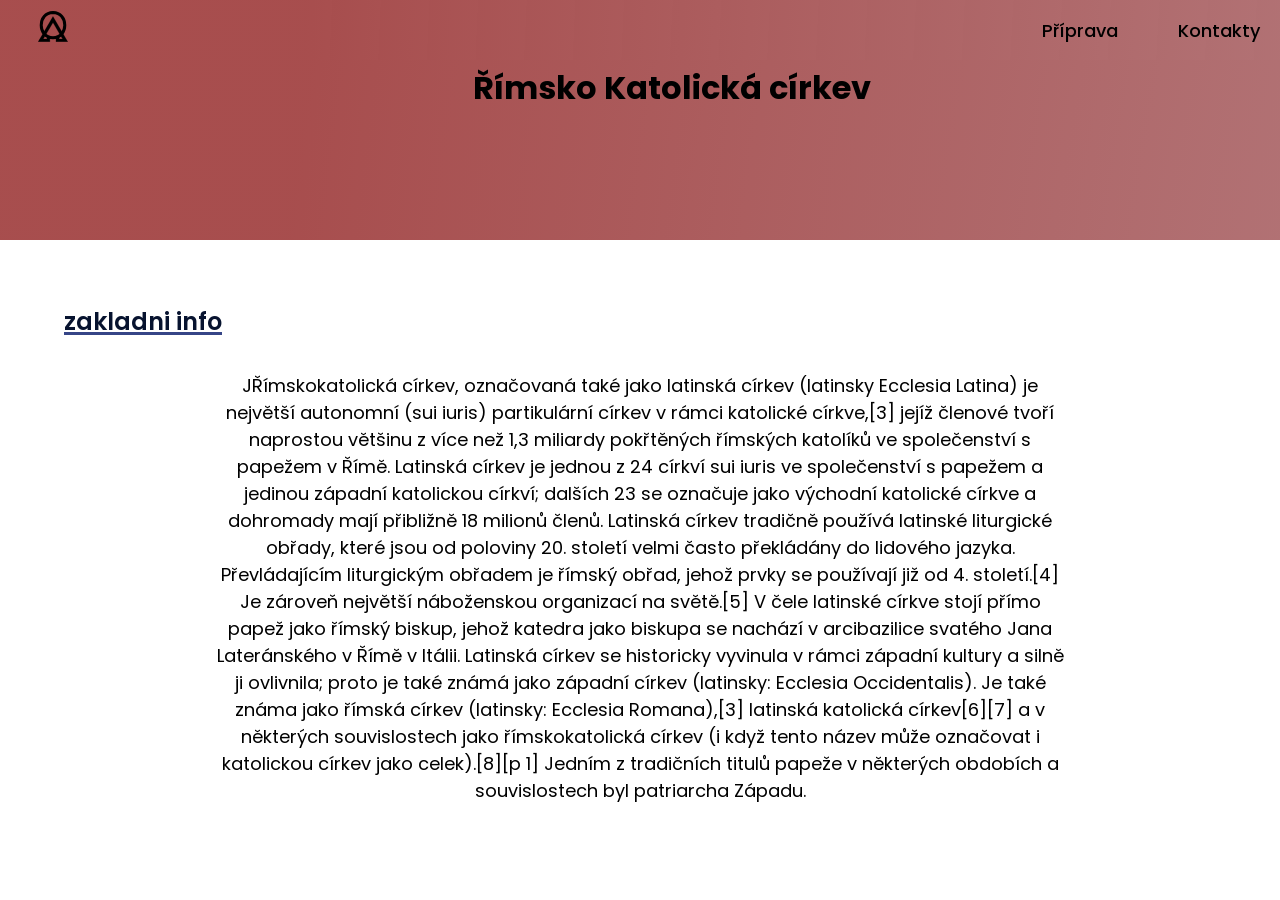
<file: web/webik/katolici.html>
<!DOCTYPE html>
<html lang="cs">

    <head>
        <title>křest</title>
        <meta charset="UTF-8"> 
        <meta name="viewport" content="width=device-width, initial-scale=1.0"> 
        <link rel="stylesheet" href="styles.css">
        <link rel="js" href="krest.js">
        <link rel="icon" type="image/x-icon" href="alfaomegab.ico">
        <link rel="preconnect" href="https://fonts.googleapis.com">
        <link rel="preconnect" href="https://fonts.gstatic.com" crossorigin>
        <link href="https://fonts.googleapis.com/css2?family=Barlow+Condensed:ital,wght@0,100;0,200;0,300;0,400;0,500;0,600;0,700;0,800;0,900;1,100;1,200;1,300;1,400;1,500;1,600;1,700;1,800;1,900&family=Jost:ital,wght@0,100;1,100&display=swap" rel="stylesheet">
        <link href="https://fonts.googleapis.com/css2?family=Poppins:ital,wght@0,100;0,200;0,300;0,400;0,500;0,600;0,700;0,800;0,900;1,100;1,200;1,300;1,400;1,500;1,600;1,700;1,800;1,900&display=swap" rel="stylesheet">
    </head>
    <body class="grid-vec">
        <nav class="kat-pozadi">
            <div class="logo ">
                <a  href="index.html" class="rozklikni"><img src="alfaomega.svg" alt="alfaomega"class="logo" id="logo-image"></a>
            </div>
            <ul class="nav">
            
                <li ><a class="kat-text"class="hover-link nav-line" href="priprava.html">Příprava</a></li>
                <li><a class="kat-text"class="hover-link nav-line" href="kontakty.html">Kontakty</a></li>
            </ul>
        </nav>
        <header class="grid-vec kat-pozadi header-hla">
                <h1 class="kat-text">Římsko Katolická církev</h1>
                
        </header>
        <div class =   "textik">
            <h2 class="podtrzeni">zakladni info</h2>
 

            <p class="paddinghore">JŘímskokatolická církev, označovaná také jako latinská církev (latinsky Ecclesia Latina) je největší autonomní (sui iuris) partikulární církev v rámci katolické církve,[3] jejíž členové tvoří naprostou většinu z více než 1,3 miliardy pokřtěných římských katolíků ve společenství s papežem v Římě. Latinská církev je jednou z 24 církví sui iuris ve společenství s papežem a jedinou západní katolickou církví; dalších 23 se označuje jako východní katolické církve a dohromady mají přibližně 18 milionů členů. Latinská církev tradičně používá latinské liturgické obřady, které jsou od poloviny 20. století velmi často překládány do lidového jazyka. Převládajícím liturgickým obřadem je římský obřad, jehož prvky se používají již od 4. století.[4] Je zároveň největší náboženskou organizací na světě.[5]

                V čele latinské církve stojí přímo papež jako římský biskup, jehož katedra jako biskupa se nachází v arcibazilice svatého Jana Lateránského v Římě v Itálii. Latinská církev se historicky vyvinula v rámci západní kultury a silně ji ovlivnila; proto je také známá jako západní církev (latinsky: Ecclesia Occidentalis). Je také známa jako římská církev (latinsky: Ecclesia Romana),[3] latinská katolická církev[6][7] a v některých souvislostech jako římskokatolická církev (i když tento název může označovat i katolickou církev jako celek).[8][p 1] Jedním z tradičních titulů papeže v některých obdobích a souvislostech byl patriarcha Západu.</p>
        </div>
        <script src="animace.js"></script>
    </body>
</html>
</file>
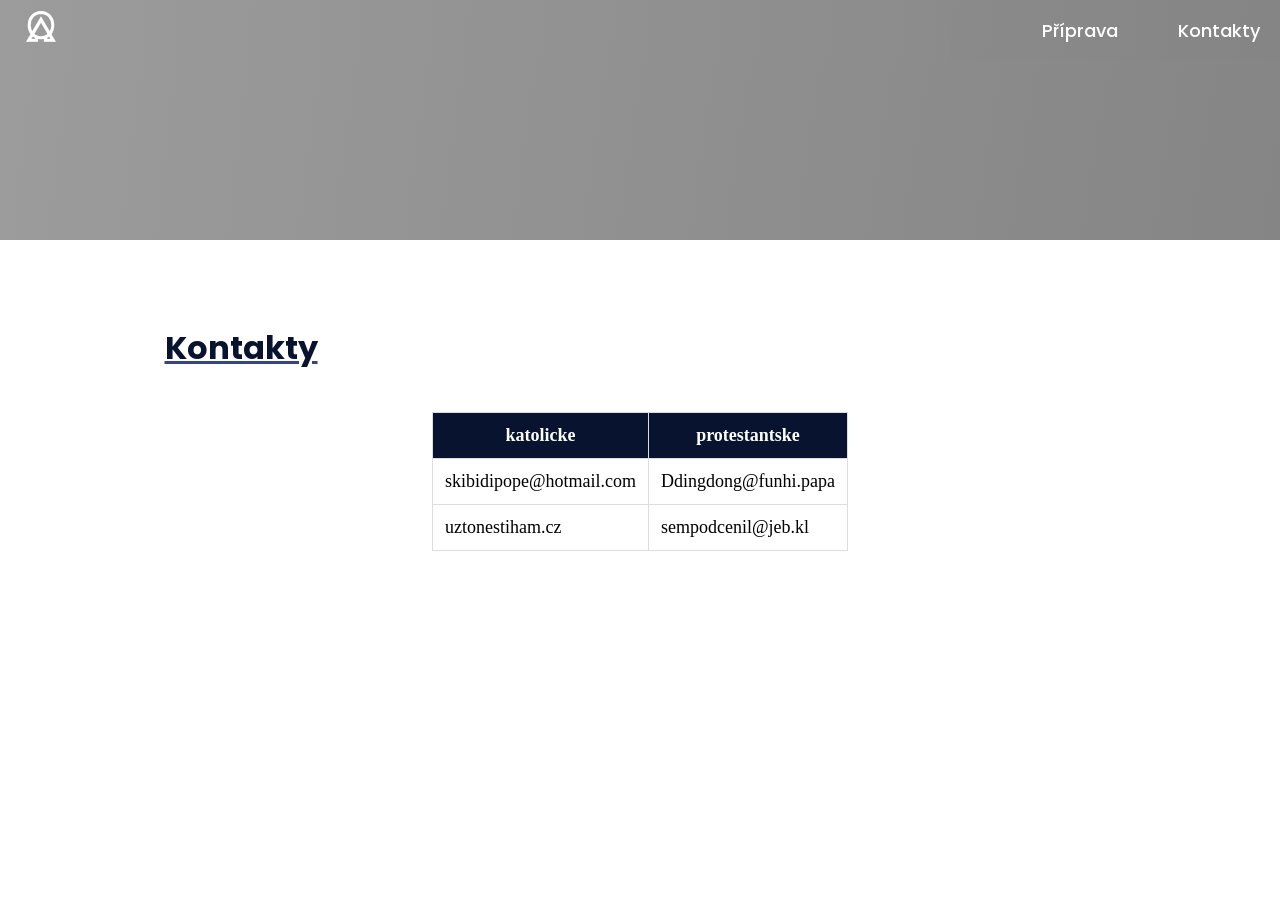
<file: web/webik/kontakty.html>
<!DOCTYPE html>
<html lang="cs">

    <head>
        <title>Kontaky</title>
        <meta charset="UTF-8"> 
        <meta name="viewport" content="width=device-width, initial-scale=1.0"> 
        <link rel="stylesheet" href="styles.css">
        <link rel="js" href="animace.js">
        <link rel="icon" type="image/x-icon" href="alfaomegab.ico">
        <link rel="preconnect" href="https://fonts.googleapis.com">
        <link rel="preconnect" href="https://fonts.gstatic.com" crossorigin>
        <link href="https://fonts.googleapis.com/css2?family=Barlow+Condensed:ital,wght@0,100;0,200;0,300;0,400;0,500;0,600;0,700;0,800;0,900;1,100;1,200;1,300;1,400;1,500;1,600;1,700;1,800;1,900&family=Jost:ital,wght@0,100;1,100&display=swap" rel="stylesheet">
        <link href="https://fonts.googleapis.com/css2?family=Poppins:ital,wght@0,100;0,200;0,300;0,400;0,500;0,600;0,700;0,800;0,900;1,100;1,200;1,300;1,400;1,500;1,600;1,700;1,800;1,900&display=swap" rel="stylesheet">
    </head>
    <body class="grid-vec">
        <nav class="pozadibili">
            <div class="logo ">
                <a  href="index.html" class="rozklikni"><img src="alfaomegab.svg" alt="alfaomega"></a>
            </div>
            <ul class="nav">
            
                <li><a class="hover-link nav-line" href="priprava.html">Příprava</a></li>
                <li><a class="hover-link nav-line" href="kontakty.html">Kontakty</a></li>
            </ul>
        </nav>
        <header class="grid-vec pozadibili header-hla">
                 
        </header>
            
        <div class="widget-container"> 
           <h1 class="podtrzeni mensipadding">Kontakty</h1>
           <h1 class="podtrzeni"></h1>
           <h1 class="podtrzeni"></h1>
        </div>
        <table class="custom-table">
            <tr>
                <th>katolicke</th>
                <th>protestantske</th>
            </tr>
            <tr>
                <td>skibidipope@hotmail.com</td>
                <td>Ddingdong@funhi.papa</td>
            </tr>
            <tr>
                <td>uztonestiham.cz</td>
                <td>sempodcenil@jeb.kl</td>
            </tr>
        </table>
        
    </body>
</html>
</file>
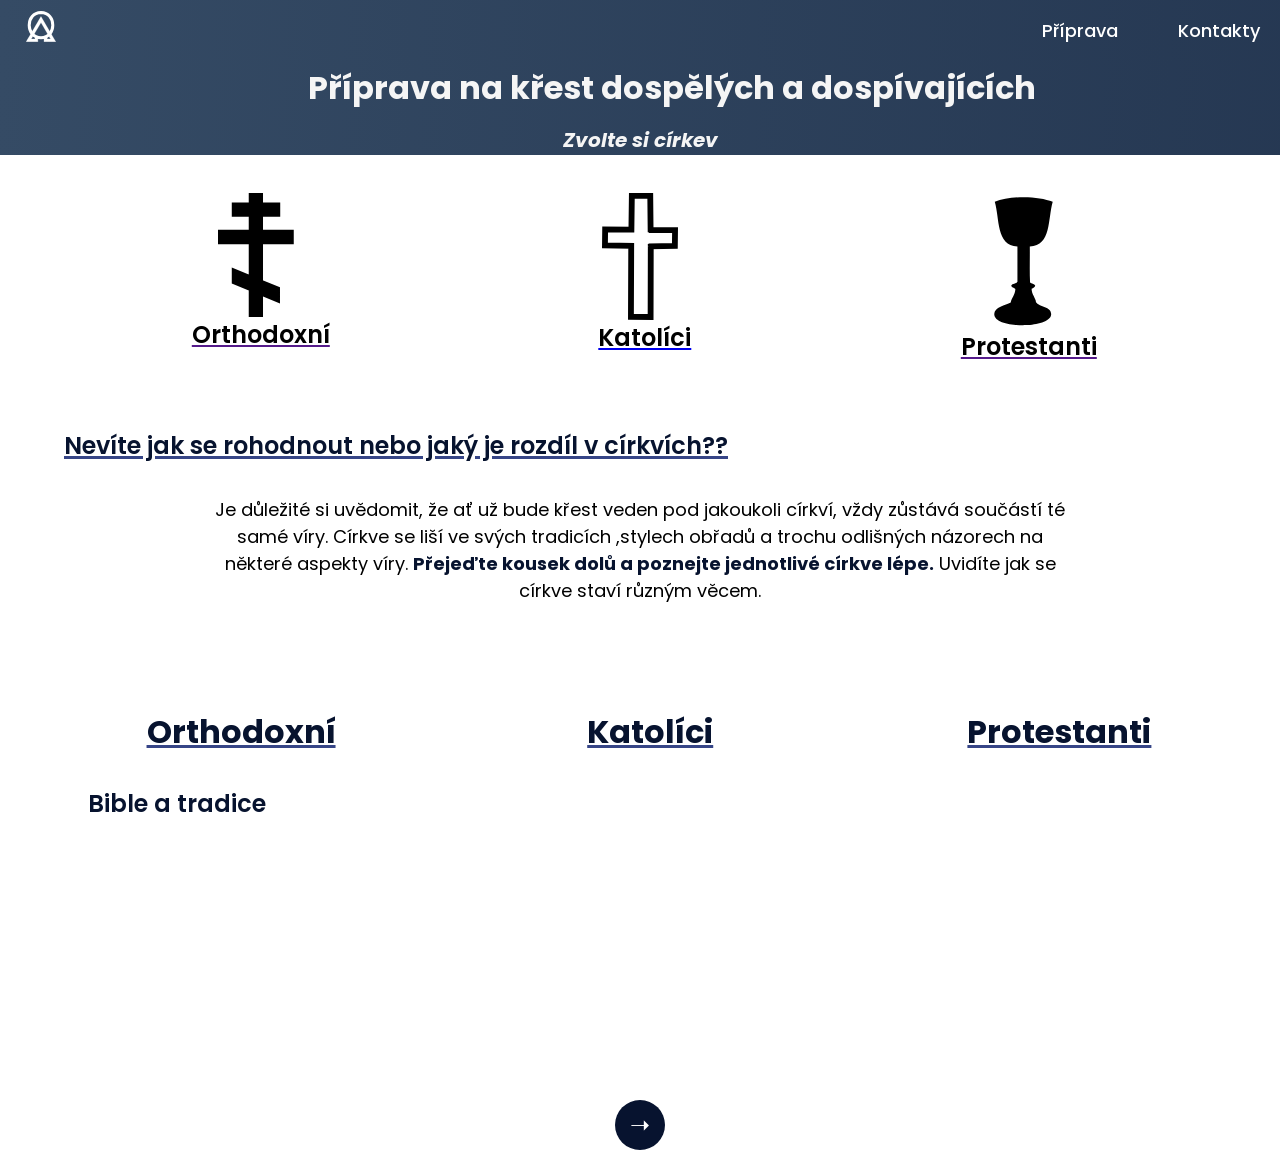
<file: web/webik/priprava.html>
<!DOCTYPE html>
<html lang="cs">

    <head>
        <title>Příprava</title>
        <meta charset="UTF-8"> 
        <meta name="viewport" content="width=device-width, initial-scale=1.0"> 
        <link rel="stylesheet" href="styles.css">
        <link rel="js" href="animace.js">
        <link rel="icon" type="image/x-icon" href="alfaomegab.ico">
        <link rel="preconnect" href="https://fonts.googleapis.com">
        <link rel="preconnect" href="https://fonts.gstatic.com" crossorigin>
        <link href="https://fonts.googleapis.com/css2?family=Barlow+Condensed:ital,wght@0,100;0,200;0,300;0,400;0,500;0,600;0,700;0,800;0,900;1,100;1,200;1,300;1,400;1,500;1,600;1,700;1,800;1,900&family=Jost:ital,wght@0,100;1,100&display=swap" rel="stylesheet">
        <link href="https://fonts.googleapis.com/css2?family=Poppins:ital,wght@0,100;0,200;0,300;0,400;0,500;0,600;0,700;0,800;0,900;1,100;1,200;1,300;1,400;1,500;1,600;1,700;1,800;1,900&display=swap" rel="stylesheet">
    </head>
    <body class="grid-vec">
        <nav class="prip-pozadi">
            <div class="logo ">
                <a  href="index.html" class="rozklikni"><img src="alfaomegab.svg" alt="alfaomega"></a>
            </div>
            <ul class="nav">
            
                <li><a class="hover-link nav-line" href="priprava.html">Příprava</a></li>
                <li><a class="hover-link nav-line" href="kontakty.html">Kontakty</a></li>
            </ul>
        </nav>
        <header class="grid-vec prip-pozadi ">
                <h1>Příprava na křest dospělých a dospívajících </h1>
                <a>Zvolte si církev</a>
                
        </header>
        <div class="grid-v-gridu1 column-content">
            <img class="widgetobraz" src="orthodoxni.svg" alt="Orthodoxní">
            <a href="" target="_blank" rel="noopener noreferrer"></a>
            <a href="" target="_blank" rel="noopener noreferrer"><h2 class="nadpiscirkvy">Orthodoxní</h2></a>
        </div>
        <div class="grid-v-gridu2 column-content">
            <a href="katolici.html" target="_blank" rel="noopener noreferrer"><img class="widgetobraz" src="krizkat.svg" alt="Katolíci"></a>
            <a href="katolici.html" target="_blank" rel="noopener noreferrer"><h2 class="nadpiscirkvy">Katolíci</h2></a>
        </div>
        <div class="grid-v-gridu3 column-content">
            <a href="" target="_blank" rel="noopener noreferrer"><img class="widgetobraz" src="protestanti.svg" alt="Protestanti"></a>
            <a href="" target="_blank" rel="noopener noreferrer"><h2 class="nadpiscirkvy">Protestanti</h2></a>
            
        </div>
        <div class =   "textik">
            <h2 class="podtrzeni">Nevíte jak se rohodnout nebo jaký je rozdíl v církvích??</h2>
 

            <p class="paddinghore">Je důležité si uvědomit, že ať už bude křest veden pod jakoukoli církví, vždy zůstává součástí té samé víry.  
                Církve se liší ve svých tradicích ,stylech obřadů a trochu odlišných názorech na některé aspekty víry.  
                <strong>Přejeďte kousek dolů a poznejte jednotlivé církve lépe.</strong> Uvidíte jak se církve staví různým věcem.</p>
            </div> 

        <div class="widget-container"> 
           <h1 class="podtrzeni">Orthodoxní</h1>
           <h1 class="podtrzeni">Katolíci</h1>
           <h1 class="podtrzeni">Protestanti</h1>
            <div class="widget-nadpis">
        <h2 id="widget-nadpis-title"></h2>
    </div>

    <!-- Trojice widgetů, už bez jednotlivých nadpisů -->
    <div class="widget">
        <p id="widget-text-0"></p>
    </div>

    <div class="widget middle-widget">
        <p id="widget-text-1"></p>
    </div>

    <div class="widget">
        <p id="widget-text-2"></p>
    </div>

    <!-- Tlačítko pro změnu widgetů -->
    <div class="button-container">
        <button id="next-widget" class="arrow-button">➝</button>
    </div>
        </div>
        
        
        
            
        <script src="animace.js"></script>
        
        
    </body>
</html>
</file>
<file: web/webik/styles.css>
/*katol*/

.kat-header{
    padding-top:1%;
    padding-bottom: 2%;
}
/*barvicky pro podwebz*/
.kat-pozadi{

background: radial-gradient(circle, rgba(203,205,214,1) 1%, rgba(133, 8, 8, 0.719) 92%);
background-size: 600% 600%;
animation: cloudAnimation 100s ease-in-out infinite;
}
.kat-text{
    color: black;
}
.prip-pozadi{
    background: radial-gradient(circle, rgba(4,23,105,1) 0%, rgba(7,19,47,1) 0%, rgba(53,75,101,1) 100%);
    background-size: 600% 600%;
    animation: cloudAnimation 20s ease-in-out infinite;
}
/* Navigation */
nav {
    position: fixed;
    top: 0;
    left: 0;
    width: 100%;
    height: 60px; /* Nastavení pevné výšky navigace */
    display: flex;
    align-items: center;
    font-family: "Poppins", sans-serif;
    font-weight: 600;
    font-size: 17px;
    z-index: 1000; /* Navigace nad ostatními prvky */
    justify-content: center;
}
.nav,.logo{
    flex:  0.9 0.1;

}
.nav{
    display: flex;
    justify-content: right;
    padding: right 2%; ;


}
.logo{
    justify-content: flex-start;
    padding-left: 2%;
}
/* animace nav-------------------------------*/


nav li {
    justify-content: center;
}
/* Logo */
.logo img {
    width: 30px;
    height: auto;
}

nav ul {
    margin: 0;
    padding: 0;
    display: flex;
    justify-content: center;
    gap: 20px;
    list-style: none;
}


nav li a {
    padding-top: 10px;
    padding-inline: 20px;
    position: relative;
    color: white;
    text-decoration: none;
    font-size: 18px;
    font-weight: 500;
    transition: color 0.3s ease;
}

nav li a::after {
    content: "";
    position: absolute;
    left: 0;
    top: 5px; /* Startuje pod textem */
    width: 100%;
    height: 3px;
    background-color: white;
    transform: scaleX(0);
    transform-origin: top;
    transition: transform 0.3s ease-in-out, top 0.3s ease-in-out;
}

nav li a:hover::after {
    transform: scaleX(1);
    bottom: 0; /* Posune se k textu */
}

nav li a:hover {
    color: whitesmoke;
    font-style: bold;
}
/*--------------------------------*/
/*footer------------------------------*/

/* Header----------------------------------------------- */
header {
    margin: 0;
    grid-column: 1/-1;
    text-decoration: none;
    animation: cloudAnimation 10s ease-in-out infinite;
}

header a {
    grid-column: 1/-1;
    text-align: center;
    font-family: "Poppins", sans-serif;
    font-weight: bold;
    font-style: italic;
    color: whitesmoke;
    font-size: 20px;
    padding-top: 1% ;
}


header h1 {
    padding-top: 0.3%;
    color: whitesmoke;
    font-family: "Poppins", sans-serif;
    grid-column: 1/-1;
    text-align: center;
}
/*--------------------*/
.grid-v-gridu1 {
    grid-column: 2;
    padding-inline: 25%;
    padding-top: 10%;
    text-decoration: none;
    

}

.grid-v-gridu2 {
    grid-column: 3;
    padding-inline: 25%;
    padding-top: 10%;
    text-decoration: none;
}

.grid-v-gridu3 {
    grid-column: 4;
    padding-inline: 25%;
    padding-top: 10%;
    text-decoration: none;
}


/* Widget obrázku */
.widgetobraz {
    width: 40%;
    height: auto;
    display: block;
    margin: 0 auto; /* Centrum obrázku v rámci sloupce */
    transition: transform 0.3s ease; /* Plynulý přechod při hoveru */
    text-decoration: none;
}

/* Text nadpisů */
.nadpiscirkvy {
    color: black;
    font-family: "Poppins", sans-serif;
    text-align: center;
    text-decoration: none;

}




/*barvy a animacni veci
---------------------------------*/
.vlnickam {
    text-decoration-line: underline;
    text-decoration-style: wavy;
    text-decoration-color: rgba(4,23,105,0.8); /* or your preferred color */
    text-underline-offset: 6px;
    text-decoration-thickness:3px ;
    text-decoration-skip-ink:none ;
  }
  .vlnickac {
    text-decoration-line: underline;
    text-decoration-style: wavy;
    text-decoration-color: rgba(97, 5, 9, 0.8); /* or your preferred color */
    text-underline-offset: 6px;
    text-decoration-thickness:3px ;
    text-decoration-skip-ink:none ;
  }
  .podtrzeni{
    text-decoration-line: underline;
    text-decoration-color: rgba(4,23,105,0.8);
    text-decoration-thickness:3px ;
  }



.pozadimodry {
    background: radial-gradient(circle, rgba(4,23,105,1) 0%, rgba(7,19,47,1) 0%, rgba(53,75,101,1) 100%);
    background-size: 600% 600%;
    animation: cloudAnimation 20s ease-in-out infinite;}
.pozadibili{
    

    background: radial-gradient(circle, rgba(88,88,88,1) 1%, rgba(155,155,155,0.9921218487394958) 100%);       
     background-size: 600% 600%;
        animation: cloudAnimation 20s ease-in-out infinite;
}
@keyframes cloudAnimation {
    0% {
        background-position: 0% 50%;
    }
    50% {
        background-position: 100% 50%;
    }
    100% {
        background-position: 0% 50%;
    }}
@keyframes DiognalcloudAnimation {
        0% {
          background-position: 0% 0%;
        }
        50% {
          background-position: 100% 100%;
        }
        100% {
          background-position: 0% 0%;
        }
      }
.column-content {
    transition: transform 0.3s ease;
}

.column-content:hover {
    transform: scale(1.05); /* Zvětší obsah sloupce na 105% při hoveru */
}



/* ----------------------------------------     */

/*responzivita---------------------*/
@media only screen and (max-width: 800px) { /*pokud bude obrazovka menší než 800px na šířku*/
    .nadpiscirkvy{
        font-size: calc(1.2vw + 10px);
        text-align: center;
    }
        /* Navigation Grid */
    
        nav ul {
            display: grid;
            grid-template-columns: 1fr;
            gap: 10px;
            padding: 0;
        }
    
        nav li {
            display: block;
            width: 100%;
        }
    
        nav li a {
            font-size: 18px;
            padding: 12px 0;
            display: block;
            width: 100%;
            text-align: center;
        }
    
        /* Hide the logo on mobile if needed */
        .logo {
            display: none;
        }
    
        /* Ensure header content is centered */
        header {
            text-align: center;
            padding: 20px;
        }
        header h1{
            font-size: larger;
        }
        header a{
            display: none;
        }
        h1,h2{
                font-size: calc(2vw + 10px);
        }
        div p{
            padding: 0 !important;
            padding-inline: 0 !important;
        }

    }
    




/*gridy-------------------------------------*/


.maingrid{
    grid-template-columns: 15% auto 15%;}
.grid-vec {
    display: grid;
    grid-template-columns: 5% 1fr 1fr 1fr 5%;
    width: 100%;
}


/*--------------------------------------*/



body {
    animation: cloudAnimation 20s ease-in-out infinite;
    margin: 0;
    padding-top: 60px; /* Přidáno odsazení podle výšky navigace */
}

.textik {
    grid-column: 1/-1;
    margin: 0;
    padding-top: 5%;
    width: 100%;
}

h2 {
    grid-column: 1/-1;
    font-family: "Poppins", sans-serif;
    font-weight: 600;
    margin: 0;
    padding-left: 5%;
    color: rgba(7, 19, 47, 1);
    text-align: left;
}
h1{
    font-family: "Poppins", sans-serif;
    font-weight: bold;
    margin: 0;
    padding-left: 5%;
    color: rgba(7, 19, 47, 1);
    text-align: center;}

div p {
    font-family: "Poppins", sans-serif;
    margin: 20px;
    padding: 0;
    text-align: center;
    padding-inline: 15%;
    font-weight: 400;
    font-size: 18px;
    line-height: normal;
    
}
.paddinghore{
    padding-top: 1%;
}
.paddinghoree{
    padding-top: 5%;
}

.paragrafnad{
    font-family: "Poppins", sans-serif;
    font-weight: 700;
    font-style: italic;
    padding-left: 5%;}

    .widget-container {
        padding-top: 5%;
        grid-column:1/-1 ;
        display: grid;
        grid-template-columns:33% 33% 33%;
        align-items: center;
        justify-content: center;
        height: auto;
        margin:20px;
    }
    
    .widget {
        text-align: center;
        width: 80%;
        height: 180px;
        padding: 1.5rem;
        border-radius: 12px;
        box-shadow: 0 2px 10px rgba(0,0,0,0.15);
        background: white;
        text-align: center;
        opacity: 0;
        transform: translateX(-100%); /* Start off-screen on the left */
        transition: transform 0.5s ease-out, opacity 0.5s ease-out;
    }
/* When entering, slide in from left */
.widget.enter {
    opacity: 1;
    transform: translateX(0); /* Move to visible area */
    transition: transform 0.5s ease-out, opacity 0.5s ease-out;
}

/* When exiting, slide out to the right */
.widget.exit {
    opacity: 0;
    transform: translateX(100%); /* Move off-screen to the right */
    transition: transform 0.5s ease-out, opacity 0.3s ease-out;
}
.widget-nadpis {
    grid-column: 1/-1;
    justify-content: center;
    text-align: center;
    font-weight: bold;
    opacity: 1;
    padding-top: 50px;
    margin-bottom: 15px;
    transform: translateY(-20px);
    transition: opacity 0.5s ease-out, transform 0.5s ease-out;

}

.widget-nadpis.enter {
    opacity: 1;
    transform: translateY(0);
}
    .widget h2{
        font-family: "Poppins",sans-serif;
        font-style: italic;
        font-size: large;
        font-weight: 650;
        text-align: center;
    }
    .widget p {
        font-family: "Poppins",sans-serif;
        font-style: italic;
        font-size: normal;
        font-weight: 600; 
        padding: 0;
    }
    .button-container{
        grid-column: 2;
        text-align: center;
    }
    .arrow-button {
        width: 50px;
        height: 50px;
        border-radius: 50%;
        border: none;
        background: #07132f;
        color: white;
        font-size: 1.5rem;
        cursor: pointer;
        transition: background 0.5s;
        margin-top: 1rem; /* Space between widget and button */
    }
    .arrow-button:hover{
        background-color: #2252c2;
        transform: scale(105%);
    }
    
    /* Přidání responzivity */
    @media (max-width: 808px) {
        .widget-container {
            display: block;
        }
        
        .widget {
            max-width: 350px;
            font-size: calc(2vw + 10px);
            overflow: hidden;
        }
        
        .arrow-button {
            width: 40px;
            height: 40px;
             font-size: calc(2vw + 10px);;
        }
    }
    
    .header-hlav{

            margin: 0;
            grid-column: 1/-1;
            height:25vh ;
        
    }
    .header-hla{

        margin: 0;
        grid-column: 1/-1;
        height: 20vh ;
    
}
    .gridnahlav { 
        grid-column: 1/-1;
        display: grid;
        grid-template-columns: 7% 1fr 1fr 7%;
    }
    
    
    /* Center text inside the widgets */
    .widget02, .widget03 {
        grid-column: 2;
        width: 90%;
        margin-inline: 5%;
        height: 250px;
        background: white;
        box-shadow: 0 2px 10px rgba(0,0,0,0.15);
        border-radius: 12px;
    
        /* Centering the content inside */
        display: flex;
        flex-direction: column;
        justify-content: center;
        align-items: center;
        text-align: center;
    }
    
    .widget03 {
        grid-column: 3;
    }
    
    /* Styling for text */
    .denadpis {
        font-family: "Poppins", sans-serif;
        font-style: italic;
        font-size: large;
        font-weight: 650;
        text-align: center;
    }
    
    div strong {
        color: #07132f;
    }
    
    .detext {
        font-family: "Poppins", sans-serif;
        font-style: italic;
        font-size: normal;
        font-weight: 650; 
        padding: 0;
        color: rgba(4,23,105,1);
        font-size: large;
        text-align: center;
    }
    .custom-table {
        grid-column: 3;
        width: 100%;
        border-collapse: collapse;
        margin: 20px 0;
        font-size: 18px;
        text-align: left;
    }
    
    .custom-table th, .custom-table td {
        border: 1px solid #ddd;
        padding: 12px;
    }
    
    /* 2/3 and 1/3 column widths */
    .custom-table th:first-child, 
    .custom-table td:first-child {
        width: 66.66%; /* 2/3 */
    }
    
    .custom-table th:last-child, 
    .custom-table td:last-child {
        width: 33.33%; /* 1/3 */
    }
    
    /* Styling */
    .custom-table th {
        background: #07132f;
        color: white;
        text-align: center;
    }
    
    /* Responsive: Stack columns on small screens */
    @media (max-width: 800px) {
        .custom-table th, .custom-table td {
            display: block;
            width: 100%;
        }
    }
</file>
